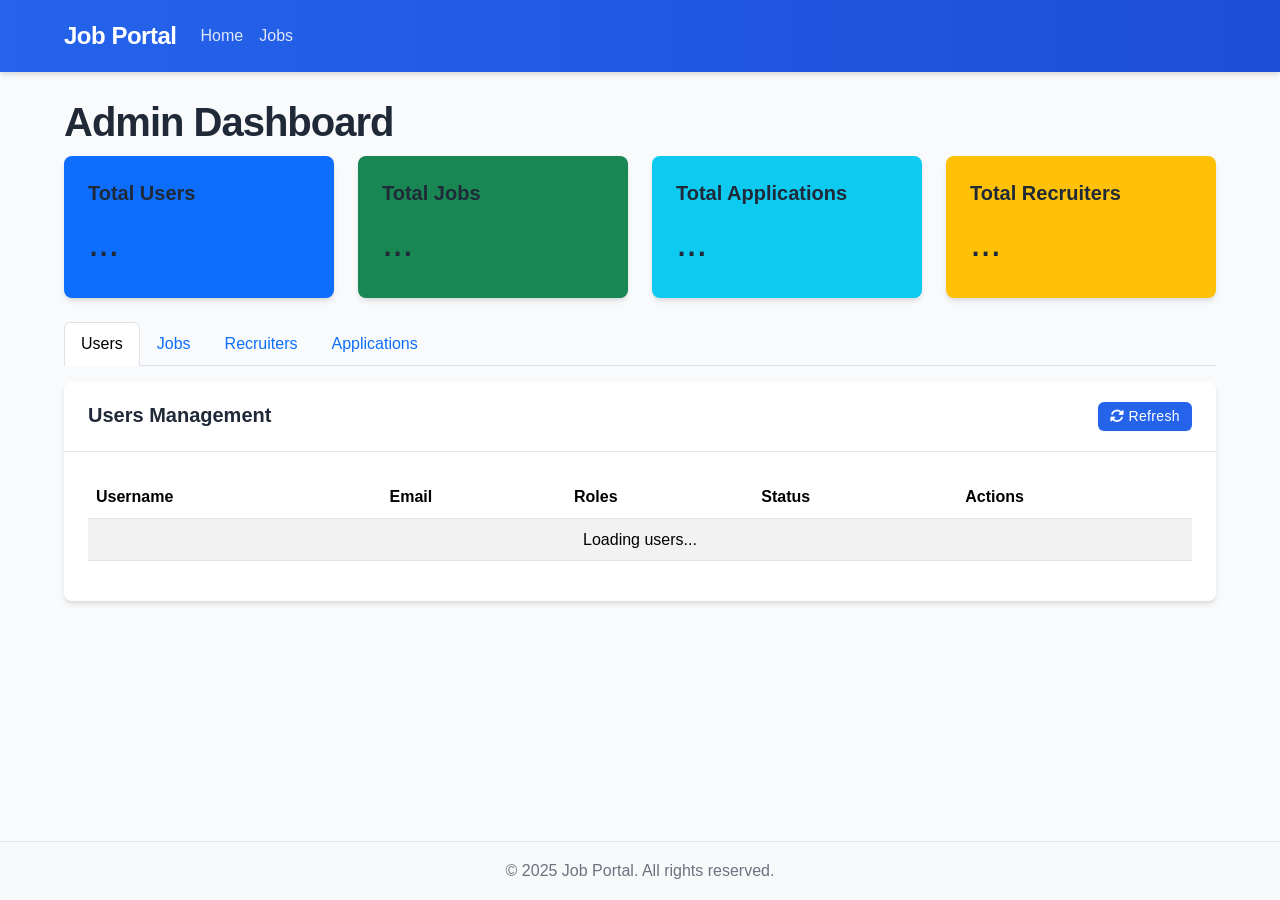
<file: src/main/resources/static/admin.html>
<!DOCTYPE html>
<html lang="en">
<head>
  <meta charset="UTF-8">
  <meta name="viewport" content="width=device-width, initial-scale=1.0">
  <title>Admin Dashboard - Job Portal</title>
  <!-- Bootstrap CSS -->
  <link href="https://cdn.jsdelivr.net/npm/bootstrap@5.3.0/dist/css/bootstrap.min.css" rel="stylesheet">
  <!-- Custom CSS -->
  <link rel="stylesheet" href="css/styles.css">
  <!-- Font Awesome -->
  <link rel="stylesheet" href="https://cdnjs.cloudflare.com/ajax/libs/font-awesome/6.4.0/css/all.min.css">
</head>
<body>
<!-- Navigation Bar -->
<nav class="navbar navbar-expand-lg navbar-dark bg-primary sticky-top">
  <div class="container">
    <a class="navbar-brand" href="/">Job Portal</a>
    <button class="navbar-toggler" type="button" data-bs-toggle="collapse" data-bs-target="#navbarNav">
      <span class="navbar-toggler-icon"></span>
    </button>
    <div class="collapse navbar-collapse" id="navbarNav">
      <ul class="navbar-nav me-auto">
        <li class="nav-item">
          <a class="nav-link" href="/">Home</a>
        </li>
        <li class="nav-item">
          <a class="nav-link" href="/jobs.html">Jobs</a>
        </li>
        <li class="nav-item authenticated recruiter-only">
          <a class="nav-link" href="/my-jobs.html">My Jobs</a>
        </li>
        <li class="nav-item authenticated admin-only">
          <a class="nav-link active" href="/admin.html">Admin</a>
        </li>
      </ul>
      <ul class="navbar-nav ms-auto">
        <li class="nav-item dropdown authenticated">
          <a class="nav-link dropdown-toggle" href="#" id="userDropdown" role="button" data-bs-toggle="dropdown">
            <span id="username">Admin</span>
          </a>
          <ul class="dropdown-menu dropdown-menu-end">
            <li><a class="dropdown-item" href="/profile.html">Profile</a></li>
            <li><hr class="dropdown-divider"></li>
            <li><a class="dropdown-item" href="#" id="logout">Logout</a></li>
          </ul>
        </li>
      </ul>
    </div>
  </div>
</nav>

<!-- Main Content -->
<div class="container py-4">
  <h1 class="page-header">Admin Dashboard</h1>

  <!-- Stats Cards -->
  <div class="row mb-4" id="stats-container">
    <div class="col-md-3">
      <div class="card bg-primary text-white">
        <div class="card-body">
          <h5 class="card-title">Total Users</h5>
          <h2 class="display-6" id="total-users">...</h2>
        </div>
      </div>
    </div>
    <div class="col-md-3">
      <div class="card bg-success text-white">
        <div class="card-body">
          <h5 class="card-title">Total Jobs</h5>
          <h2 class="display-6" id="total-jobs">...</h2>
        </div>
      </div>
    </div>
    <div class="col-md-3">
      <div class="card bg-info text-white">
        <div class="card-body">
          <h5 class="card-title">Total Applications</h5>
          <h2 class="display-6" id="total-applications">...</h2>
        </div>
      </div>
    </div>
    <div class="col-md-3">
      <div class="card bg-warning text-dark">
        <div class="card-body">
          <h5 class="card-title">Total Recruiters</h5>
          <h2 class="display-6" id="total-recruiters">...</h2>
        </div>
      </div>
    </div>
  </div>

  <!-- Admin Tabs -->
  <ul class="nav nav-tabs" id="adminTabs" role="tablist">
    <li class="nav-item" role="presentation">
      <button class="nav-link active" id="users-tab" data-bs-toggle="tab" data-bs-target="#users-tab-pane" type="button" role="tab">Users</button>
    </li>
    <li class="nav-item" role="presentation">
      <button class="nav-link" id="jobs-tab" data-bs-toggle="tab" data-bs-target="#jobs-tab-pane" type="button" role="tab">Jobs</button>
    </li>
    <li class="nav-item" role="presentation">
      <button class="nav-link" id="recruiters-tab" data-bs-toggle="tab" data-bs-target="#recruiters-tab-pane" type="button" role="tab">Recruiters</button>
    </li>
    <li class="nav-item" role="presentation">
      <button class="nav-link" id="applications-tab" data-bs-toggle="tab" data-bs-target="#applications-tab-pane" type="button" role="tab">Applications</button>
    </li>
  </ul>
  <div class="tab-content" id="adminTabsContent">
    <!-- Users Tab -->
    <div class="tab-pane fade show active" id="users-tab-pane" role="tabpanel" tabindex="0">
      <div class="card mt-3">
        <div class="card-header d-flex justify-content-between">
          <h5 class="mb-0">Users Management</h5>
          <button class="btn btn-sm btn-primary" id="refresh-users"><i class="fas fa-sync-alt"></i> Refresh</button>
        </div>
        <div class="card-body">
          <div class="table-responsive">
            <table class="table table-striped">
              <thead>
              <tr>
                <th>Username</th>
                <th>Email</th>
                <th>Roles</th>
                <th>Status</th>
                <th>Actions</th>
              </tr>
              </thead>
              <tbody id="users-table-body">
              <!-- User data will be populated here -->
              <tr>
                <td colspan="5" class="text-center">Loading users...</td>
              </tr>
              </tbody>
            </table>
          </div>
        </div>
      </div>
    </div>

    <!-- Jobs Tab -->
    <div class="tab-pane fade" id="jobs-tab-pane" role="tabpanel" tabindex="0">
      <div class="card mt-3">
        <div class="card-header d-flex justify-content-between">
          <h5 class="mb-0">Jobs Management</h5>
          <button class="btn btn-sm btn-primary" id="refresh-jobs"><i class="fas fa-sync-alt"></i> Refresh</button>
        </div>
        <div class="card-body">
          <div class="table-responsive">
            <table class="table table-striped">
              <thead>
              <tr>
                <th>Title</th>
                <th>Company</th>
                <th>Location</th>
                <th>Posted Date</th>
                <th>Status</th>
                <th>Actions</th>
              </tr>
              </thead>
              <tbody id="jobs-table-body">
              <!-- Jobs data will be populated here -->
              <tr>
                <td colspan="6" class="text-center">Loading jobs...</td>
              </tr>
              </tbody>
            </table>
          </div>
        </div>
      </div>
    </div>

    <!-- Recruiters Tab -->
    <div class="tab-pane fade" id="recruiters-tab-pane" role="tabpanel" tabindex="0">
      <div class="card mt-3">
        <div class="card-header d-flex justify-content-between">
          <h5 class="mb-0">Recruiters Management</h5>
          <button class="btn btn-sm btn-primary" id="refresh-recruiters"><i class="fas fa-sync-alt"></i> Refresh</button>
        </div>
        <div class="card-body">
          <div class="table-responsive">
            <table class="table table-striped">
              <thead>
              <tr>
                <th>Name</th>
                <th>Email</th>
                <th>Company</th>
                <th>Position</th>
                <th>Actions</th>
              </tr>
              </thead>
              <tbody id="recruiters-table-body">
              <!-- Recruiters data will be populated here -->
              <tr>
                <td colspan="5" class="text-center">Loading recruiters...</td>
              </tr>
              </tbody>
            </table>
          </div>
        </div>
      </div>
    </div>

    <!-- Applications Tab -->
    <div class="tab-pane fade" id="applications-tab-pane" role="tabpanel" tabindex="0">
      <div class="card mt-3">
        <div class="card-header d-flex justify-content-between">
          <h5 class="mb-0">Applications Management</h5>
          <button class="btn btn-sm btn-primary" id="refresh-applications"><i class="fas fa-sync-alt"></i> Refresh</button>
        </div>
        <div class="card-body">
          <div class="table-responsive">
            <table class="table table-striped">
              <thead>
              <tr>
                <th>Candidate</th>
                <th>Job Title</th>
                <th>Company</th>
                <th>Applied Date</th>
                <th>Status</th>
                <th>Actions</th>
              </tr>
              </thead>
              <tbody id="applications-table-body">
              <!-- Applications data will be populated here -->
              <tr>
                <td colspan="6" class="text-center">Loading applications...</td>
              </tr>
              </tbody>
            </table>
          </div>
        </div>
      </div>
    </div>
  </div>
</div>

<!-- Status Toggle Modal -->
<div class="modal fade" id="toggleStatusModal" tabindex="-1" aria-hidden="true">
  <div class="modal-dialog">
    <div class="modal-content">
      <div class="modal-header">
        <h5 class="modal-title" id="toggleStatusModalTitle">Change Status</h5>
        <button type="button" class="btn-close" data-bs-dismiss="modal" aria-label="Close"></button>
      </div>
      <div class="modal-body">
        <p id="toggleStatusModalBody">Are you sure you want to change the status?</p>
      </div>
      <div class="modal-footer">
        <button type="button" class="btn btn-secondary" data-bs-dismiss="modal">Cancel</button>
        <button type="button" class="btn btn-primary" id="confirmToggleStatus">Confirm</button>
      </div>
    </div>
  </div>
</div>

<!-- Footer -->
<footer class="footer bg-light mt-5 py-3">
  <div class="container text-center">
    <span class="text-muted">© 2025 Job Portal. All rights reserved.</span>
  </div>
</footer>

<!-- Bootstrap Bundle with Popper -->
<script src="https://cdn.jsdelivr.net/npm/bootstrap@5.3.0/dist/js/bootstrap.bundle.min.js"></script>
<!-- Auth Service -->
<script src="js/auth.js"></script>
<!-- Main JS -->
<script src="js/main.js"></script>
<!-- Admin JS -->
<script src="js/admin.js"></script>
</body>
</html>
</file>
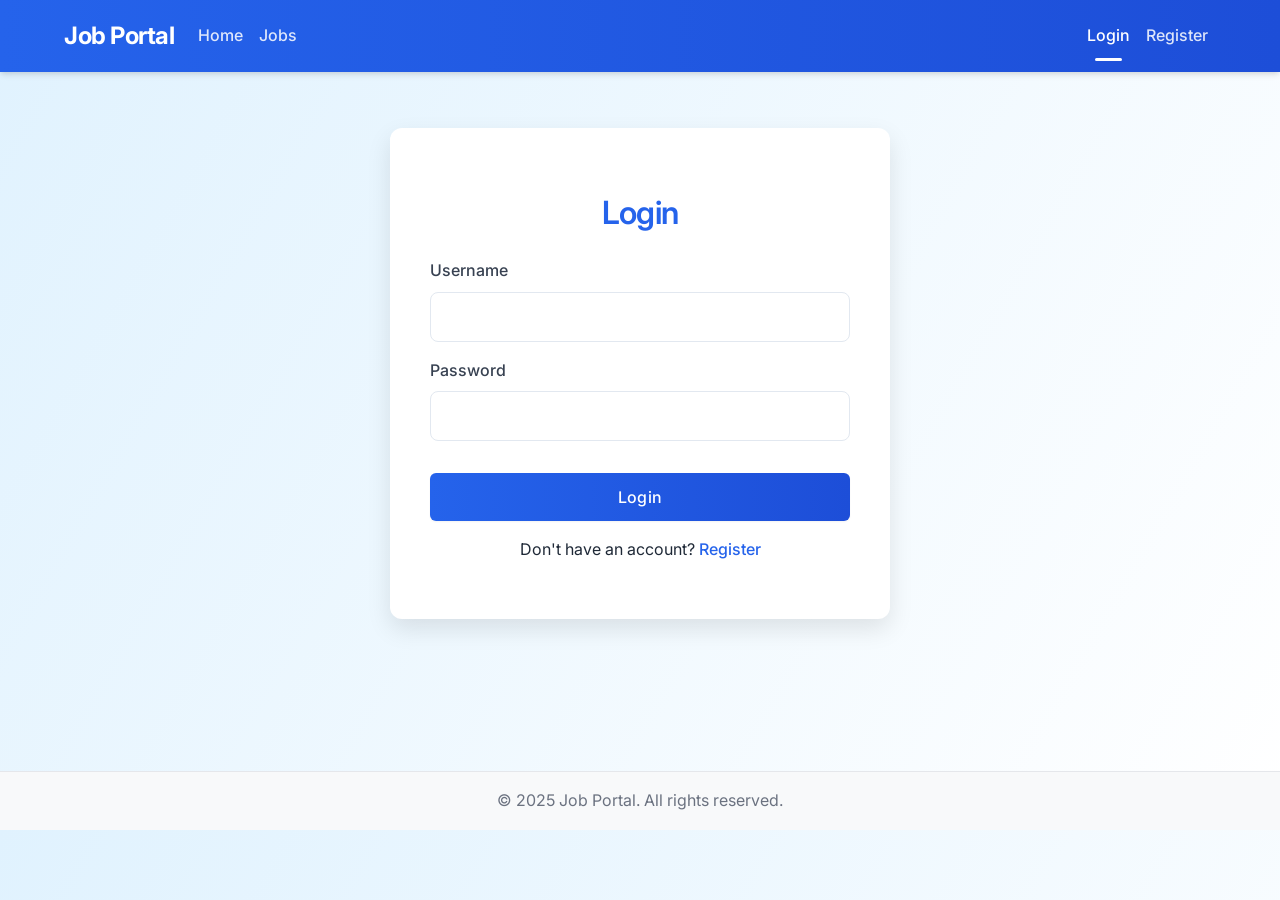
<file: src/main/resources/static/login.html>
<!DOCTYPE html>
<html lang="en">
<head>
  <meta charset="UTF-8">
  <meta name="viewport" content="width=device-width, initial-scale=1.0">
  <title>Login - Job Portal</title>
  <!-- Bootstrap CSS -->
  <link href="https://cdn.jsdelivr.net/npm/bootstrap@5.3.0/dist/css/bootstrap.min.css" rel="stylesheet">
  <!-- Font Awesome -->
  <link rel="stylesheet" href="https://cdnjs.cloudflare.com/ajax/libs/font-awesome/6.4.0/css/all.min.css">
  <!-- Google Fonts -->
  <link href="https://fonts.googleapis.com/css2?family=Inter:wght@300;400;500;600;700&display=swap" rel="stylesheet">
  <!-- Custom CSS -->
  <link rel="stylesheet" href="css/styles.css">
</head>
<body class="auth-page">
<!-- Navigation Bar -->
<nav class="navbar navbar-expand-lg navbar-dark sticky-top">
  <div class="container">
    <a class="navbar-brand" href="/">Job Portal</a>
    <button class="navbar-toggler" type="button" data-bs-toggle="collapse" data-bs-target="#navbarNav">
      <span class="navbar-toggler-icon"></span>
    </button>
    <div class="collapse navbar-collapse" id="navbarNav">
      <ul class="navbar-nav me-auto">
        <li class="nav-item">
          <a class="nav-link" href="/">Home</a>
        </li>
        <li class="nav-item">
          <a class="nav-link" href="/jobs.html">Jobs</a>
        </li>
      </ul>
      <ul class="navbar-nav ms-auto">
        <li class="nav-item">
          <a class="nav-link active" href="/login.html">Login</a>
        </li>
        <li class="nav-item">
          <a class="nav-link" href="/register.html">Register</a>
        </li>
      </ul>
    </div>
  </div>
</nav>

<!-- Main Content -->
<div class="container py-4">
  <div class="row justify-content-center">
    <div class="col-md-6">
      <div id="error-container"></div>
      <div id="success-container"></div>

      <div class="form-container">
        <h2 class="text-center mb-4">Login</h2>

        <form id="login-form">
          <div class="mb-3">
            <label for="username" class="form-label">Username</label>
            <input type="text" class="form-control" id="username" required>
          </div>

          <div class="mb-3">
            <label for="password" class="form-label">Password</label>
            <input type="password" class="form-control" id="password" required>
          </div>

          <div class="d-grid gap-2">
            <button type="submit" class="btn btn-primary">Login</button>
          </div>

          <div class="text-center mt-3">
            <p>Don't have an account? <a href="/register.html">Register</a></p>
          </div>
        </form>
      </div>
    </div>
  </div>
</div>

<!-- Footer -->
<footer class="footer bg-light py-3">
  <div class="container text-center">
    <span class="text-muted">© 2025 Job Portal. All rights reserved.</span>
  </div>
</footer>

<!-- Bootstrap Bundle with Popper -->
<script src="https://cdn.jsdelivr.net/npm/bootstrap@5.3.0/dist/js/bootstrap.bundle.min.js"></script>
<!-- Auth Service -->
<script src="js/auth.js"></script>
<!-- Main JS -->
<script src="js/main.js"></script>
</body>
</html>
</file>
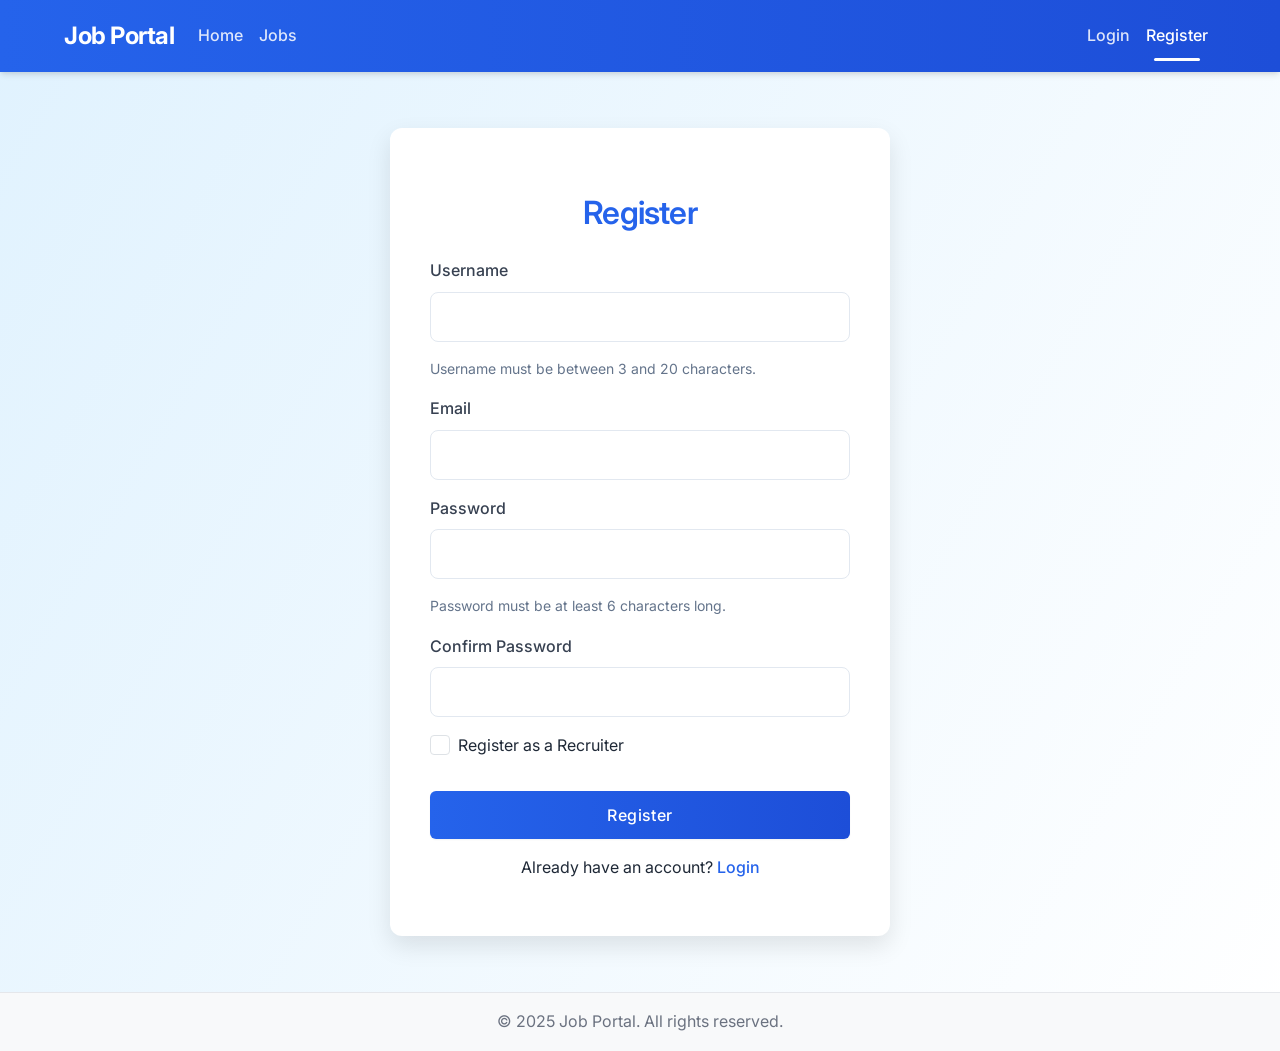
<file: src/main/resources/static/register.html>
<!DOCTYPE html>
<html lang="en">
<head>
  <meta charset="UTF-8">
  <meta name="viewport" content="width=device-width, initial-scale=1.0">
  <title>Register - Job Portal</title>
  <!-- Bootstrap CSS -->
  <link href="https://cdn.jsdelivr.net/npm/bootstrap@5.3.0/dist/css/bootstrap.min.css" rel="stylesheet">
  <!-- Font Awesome -->
  <link rel="stylesheet" href="https://cdnjs.cloudflare.com/ajax/libs/font-awesome/6.4.0/css/all.min.css">
  <!-- Google Fonts -->
  <link href="https://fonts.googleapis.com/css2?family=Inter:wght@300;400;500;600;700&display=swap" rel="stylesheet">
  <!-- Custom CSS -->
  <link rel="stylesheet" href="css/styles.css">
</head>
<body class="auth-page">
<!-- Navigation Bar -->
<nav class="navbar navbar-expand-lg navbar-dark sticky-top">
  <div class="container">
    <a class="navbar-brand" href="/">Job Portal</a>
    <button class="navbar-toggler" type="button" data-bs-toggle="collapse" data-bs-target="#navbarNav">
      <span class="navbar-toggler-icon"></span>
    </button>
    <div class="collapse navbar-collapse" id="navbarNav">
      <ul class="navbar-nav me-auto">
        <li class="nav-item">
          <a class="nav-link" href="/">Home</a>
        </li>
        <li class="nav-item">
          <a class="nav-link" href="/jobs.html">Jobs</a>
        </li>
      </ul>
      <ul class="navbar-nav ms-auto">
        <li class="nav-item">
          <a class="nav-link" href="/login.html">Login</a>
        </li>
        <li class="nav-item">
          <a class="nav-link active" href="/register.html">Register</a>
        </li>
      </ul>
    </div>
  </div>
</nav>

<!-- Main Content -->
<div class="container py-4">
  <div class="row justify-content-center">
    <div class="col-md-6">
      <div id="error-container"></div>

      <div class="form-container">
        <h2 class="text-center mb-4">Register</h2>

        <form id="register-form">
          <div class="mb-3">
            <label for="username" class="form-label">Username</label>
            <input type="text" class="form-control" id="username" required minlength="3" maxlength="20">
            <div class="form-text">Username must be between 3 and 20 characters.</div>
          </div>

          <div class="mb-3">
            <label for="email" class="form-label">Email</label>
            <input type="email" class="form-control" id="email" required>
          </div>

          <div class="mb-3">
            <label for="password" class="form-label">Password</label>
            <input type="password" class="form-control" id="password" required minlength="6">
            <div class="form-text">Password must be at least 6 characters long.</div>
          </div>

          <div class="mb-3">
            <label for="confirm-password" class="form-label">Confirm Password</label>
            <input type="password" class="form-control" id="confirm-password" required>
          </div>

          <div class="mb-3 form-check">
            <input type="checkbox" class="form-check-input" id="is-recruiter">
            <label class="form-check-label" for="is-recruiter">Register as a Recruiter</label>
          </div>

          <!-- Recruiter fields - will be shown/hidden with JavaScript -->
          <div id="recruiter-fields" style="display: none;">
            <div class="mb-3">
              <label for="company" class="form-label">Company Name *</label>
              <input type="text" class="form-control" id="company">
            </div>
            <div class="mb-3">
              <label for="phone" class="form-label">Phone Number</label>
              <input type="tel" class="form-control" id="phone">
            </div>
          </div>

          <div class="d-grid gap-2">
            <button type="submit" class="btn btn-primary">Register</button>
          </div>

          <div class="text-center mt-3">
            <p>Already have an account? <a href="/login.html">Login</a></p>
          </div>
        </form>
      </div>
    </div>
  </div>
</div>

<!-- Footer -->
<footer class="footer bg-light py-3">
  <div class="container text-center">
    <span class="text-muted">© 2025 Job Portal. All rights reserved.</span>
  </div>
</footer>

<!-- Bootstrap Bundle with Popper -->
<script src="https://cdn.jsdelivr.net/npm/bootstrap@5.3.0/dist/js/bootstrap.bundle.min.js"></script>
<!-- Auth Service -->
<script src="js/auth.js"></script>
<!-- Main JS -->
<script src="js/main.js"></script>

<!-- Script to toggle recruiter fields -->
<script>
  document.addEventListener('DOMContentLoaded', function() {
    const recruiterCheckbox = document.getElementById('is-recruiter');
    const recruiterFields = document.getElementById('recruiter-fields');
    const companyField = document.getElementById('company');

    recruiterCheckbox.addEventListener('change', function() {
      recruiterFields.style.display = this.checked ? 'block' : 'none';
      companyField.required = this.checked;
    });
  });
</script>
</body>
</html>
</file>
<file: src/main/resources/static/css/styles.css>
/* Complete Enhanced styles.css for Job Portal */

:root {
    /* Color palette */
    --primary-color: #2563eb;
    --primary-dark: #1d4ed8;
    --primary-light: #3b82f6;
    --primary-very-light: #dbeafe;
    --secondary-color: #10b981;
    --secondary-dark: #059669;
    --secondary-light: #34d399;
    --secondary-very-light: #d1fae5;
    --neutral-50: #f9fafb;
    --neutral-100: #f3f4f6;
    --neutral-200: #e5e7eb;
    --neutral-300: #d1d5db;
    --neutral-400: #9ca3af;
    --neutral-500: #6b7280;
    --neutral-600: #4b5563;
    --neutral-700: #374151;
    --neutral-800: #1f2937;
    --neutral-900: #111827;
    --danger-color: #ef4444;
    --warning-color: #f59e0b;
    --info-color: #3b82f6;
    --success-color: #10b981;

    /* Typography */
    --font-family-sans: 'Inter', -apple-system, BlinkMacSystemFont, 'Segoe UI', Roboto, Oxygen, Ubuntu, Cantarell, 'Open Sans', 'Helvetica Neue', sans-serif;
    --font-family-heading: var(--font-family-sans);

    /* Spacing */
    --spacing-xs: 0.25rem;
    --spacing-sm: 0.5rem;
    --spacing-md: 1rem;
    --spacing-lg: 1.5rem;
    --spacing-xl: 2rem;
    --spacing-2xl: 3rem;

    /* Shadows */
    --shadow-sm: 0 1px 2px 0 rgba(0, 0, 0, 0.05);
    --shadow-md: 0 4px 6px -1px rgba(0, 0, 0, 0.1), 0 2px 4px -1px rgba(0, 0, 0, 0.06);
    --shadow-lg: 0 10px 15px -3px rgba(0, 0, 0, 0.1), 0 4px 6px -2px rgba(0, 0, 0, 0.05);
    --shadow-xl: 0 20px 25px -5px rgba(0, 0, 0, 0.1), 0 10px 10px -5px rgba(0, 0, 0, 0.04);

    /* Border radius */
    --border-radius-sm: 0.25rem;
    --border-radius-md: 0.375rem;
    --border-radius-lg: 0.5rem;
    --border-radius-xl: 1rem;
    --border-radius-full: 9999px;

    /* Transitions */
    --transition-fast: 150ms;
    --transition-normal: 300ms;
    --transition-slow: 500ms;
}

/* Base styles */
body {
    font-family: var(--font-family-sans);
    color: var(--neutral-800);
    min-height: 100vh;
    display: flex;
    flex-direction: column;
    background-color: var(--neutral-50);
    line-height: 1.6;
    overflow-x: hidden;
    position: relative;
}

/* Typography enhancements */
h1, h2, h3, h4, h5, h6 {
    font-family: var(--font-family-heading);
    font-weight: 600;
    line-height: 1.3;
    color: var(--neutral-800);
    margin-top: 0;
}

h1 {
    font-size: 2.5rem;
    letter-spacing: -0.025em;
}

h2 {
    font-size: 2rem;
    letter-spacing: -0.025em;
    margin-bottom: 0.5rem;
}

h3 {
    font-size: 1.5rem;
}

h4 {
    font-size: 1.25rem;
}

p {
    margin-top: 0;
    margin-bottom: 1rem;
}

a {
    color: var(--primary-color);
    text-decoration: none;
    transition: color var(--transition-fast);
}

a:hover {
    color: var(--primary-dark);
}

.text-muted {
    color: var(--neutral-500) !important;
}

/* Container adjustments */
.container {
    max-width: 1200px;
    padding: 0 1.5rem;
    margin: 0 auto;
    flex: 1 0 auto;
}

.section-header {
    margin-bottom: 2.5rem;
}

.section-header h2 {
    position: relative;
    display: inline-block;
    margin-bottom: 1rem;
}

.section-header h2:after {
    content: "";
    position: absolute;
    left: 50%;
    bottom: -0.5rem;
    width: 50px;
    height: 3px;
    background-color: var(--primary-color);
    transform: translateX(-50%);
    border-radius: var(--border-radius-full);
}

/* Enhanced navigation */
.navbar {
    box-shadow: var(--shadow-md);
    padding: 0.75rem 0;
    position: sticky;
    top: 0;
    z-index: 1000;
}

.navbar-brand {
    font-weight: 700;
    font-size: 1.5rem;
    letter-spacing: -0.02em;
    color: white;
}

.navbar-dark {
    background: linear-gradient(to right, var(--primary-color), var(--primary-dark));
}

.navbar-nav .nav-link {
    font-weight: 500;
    padding: 0.5rem 1rem;
    position: relative;
    transition: color var(--transition-fast);
    color: rgba(255, 255, 255, 0.85);
}

.navbar-nav .nav-link:hover,
.navbar-nav .nav-link.active {
    color: white;
}

.navbar-nav .nav-link.active::after {
    content: "";
    position: absolute;
    bottom: -0.25rem;
    left: 1rem;
    right: 1rem;
    height: 3px;
    background-color: white;
    border-radius: var(--border-radius-full);
}

.dropdown-menu {
    border: none;
    box-shadow: var(--shadow-lg);
    border-radius: var(--border-radius-md);
    padding: 0.5rem;
}

.dropdown-item {
    border-radius: var(--border-radius-sm);
    padding: 0.5rem 1rem;
    font-weight: 500;
}

.dropdown-item:hover {
    background-color: var(--primary-very-light);
    color: var(--primary-color);
}

/* Button enhancements */
.btn {
    padding: 0.5rem 1.25rem;
    font-weight: 500;
    letter-spacing: 0.025em;
    transition: all var(--transition-fast);
    border-radius: var(--border-radius-md);
    box-shadow: var(--shadow-sm);
    border: none;
}

.btn-lg {
    padding: 0.75rem 1.75rem;
    font-size: 1.1rem;
}

.btn-sm {
    padding: 0.25rem 0.75rem;
    font-size: 0.875rem;
}

.btn-primary {
    background-color: var(--primary-color);
    color: white;
}

.btn-primary:hover, .btn-primary:focus {
    background-color: var(--primary-dark);
    transform: translateY(-2px);
    box-shadow: var(--shadow-md);
}

.btn-primary:active {
    transform: translateY(0);
}

.btn-outline-primary {
    color: var(--primary-color);
    border: 1px solid var(--primary-color);
    background-color: transparent;
}

.btn-outline-primary:hover, .btn-outline-primary:focus {
    background-color: var(--primary-very-light);
    color: var(--primary-dark);
    border-color: var(--primary-dark);
}

.btn-secondary {
    background-color: var(--secondary-color);
    color: white;
}

.btn-secondary:hover, .btn-secondary:focus {
    background-color: var(--secondary-dark);
    transform: translateY(-2px);
    box-shadow: var(--shadow-md);
}

.btn-outline-secondary {
    color: var(--neutral-700);
    border: 1px solid var(--neutral-300);
    background-color: transparent;
}

.btn-outline-secondary:hover, .btn-outline-secondary:focus {
    background-color: var(--neutral-100);
    color: var(--neutral-800);
    border-color: var(--neutral-400);
}

/* Enhanced cards */
.card {
    border: none;
    box-shadow: var(--shadow-md);
    border-radius: var(--border-radius-lg);
    overflow: hidden;
    transition: transform var(--transition-normal), box-shadow var(--transition-normal);
    background-color: white;
    height: 100%;
}

.card:hover {
    transform: translateY(-5px);
    box-shadow: var(--shadow-lg);
}

.card-header {
    background-color: white;
    border-bottom: 1px solid var(--neutral-200);
    padding: 1.25rem 1.5rem;
    font-weight: 600;
}

.card-footer {
    background-color: white;
    border-top: 1px solid var(--neutral-200);
    padding: 1.25rem 1.5rem;
}

.card-body {
    padding: 1.5rem;
}

.card-title {
    font-weight: 600;
    margin-bottom: 0.75rem;
    color: var(--neutral-800);
}

.card-subtitle {
    color: var(--neutral-600);
    font-weight: 500;
    margin-bottom: 1rem;
}

/* Job card specific */
.job-card {
    border-left: 4px solid var(--primary-color);
    transition: all var(--transition-normal);
}

.job-card:hover {
    border-left-color: var(--secondary-color);
}

.job-card .card-title {
    font-size: 1.25rem;
    color: var(--primary-color);
}

.job-card .card-body {
    display: flex;
    flex-direction: column;
}

.job-card .card-text {
    margin-bottom: 0.5rem;
}

.job-card .card-text i {
    width: 20px;
    color: var(--neutral-500);
    text-align: center;
    margin-right: 0.5rem;
}

.job-card .badge {
    font-weight: 500;
    letter-spacing: 0.025em;
    text-transform: uppercase;
    font-size: 0.75rem;
    padding: 0.4em 0.75em;
}

.job-card .card-footer {
    margin-top: auto;
}

/* Auth pages styling */
.auth-page {
    background: linear-gradient(120deg, #e0f2fe 0%, #ffffff 100%);
    min-height: calc(100vh - 70px); /* Account for the navbar */
}

.form-container {
    width: 100%;
    max-width: 500px;
    padding: 2.5rem;
    margin: 2rem auto;
    border-radius: 12px;
    box-shadow: 0 10px 25px rgba(0, 0, 0, 0.1);
    background-color: white;
}

.form-container h2 {
    font-size: 2rem;
    margin-bottom: 1.5rem;
    color: var(--primary-color);
    font-weight: 600;
}

.form-container .form-label {
    font-weight: 500;
    font-size: 1rem;
    margin-bottom: 0.5rem;
}

.form-container .form-control {
    padding: 0.75rem 1rem;
    font-size: 1rem;
    border-radius: 8px;
    border: 1px solid #e2e8f0;
    margin-bottom: 1rem;
    width: 100%;
    transition: all 0.3s ease;
}

.form-container .form-control:focus {
    border-color: var(--primary-color);
    box-shadow: 0 0 0 3px rgba(37, 99, 235, 0.1);
}

.form-container .form-text {
    font-size: 0.875rem;
    color: #64748b;
    margin-bottom: 1rem;
}

.form-container .form-check {
    margin-bottom: 1.5rem;
}

.form-container .btn {
    width: 100%;
    padding: 0.75rem 1.5rem;
    font-size: 1rem;
    font-weight: 500;
    margin-top: 1rem;
    transition: all 0.3s ease;
}

.form-container .btn-primary {
    background: linear-gradient(to right, var(--primary-color), var(--primary-dark));
    border: none;
}

.form-container .btn-primary:hover {
    transform: translateY(-2px);
    box-shadow: 0 4px 12px rgba(37, 99, 235, 0.15);
}

.form-container .text-center {
    margin-top: 1.5rem;
}

.form-container a {
    color: var(--primary-color);
    font-weight: 500;
    transition: color 0.2s ease;
}

.form-container a:hover {
    color: var(--primary-dark);
    text-decoration: underline;
}

/* Forms enhancements */
.form-label {
    font-weight: 500;
    margin-bottom: 0.5rem;
    color: var(--neutral-700);
}

.form-control, .form-select {
    border: 1px solid var(--neutral-300);
    border-radius: var(--border-radius-md);
    padding: 0.625rem 1rem;
    font-size: 1rem;
    transition: all var(--transition-fast);
}

.form-control:focus, .form-select:focus {
    border-color: var(--primary-color);
    box-shadow: 0 0 0 3px rgba(37, 99, 235, 0.1);
}

.form-control::placeholder {
    color: var(--neutral-400);
}

.form-check-input {
    width: 1.25rem;
    height: 1.25rem;
    margin-top: 0.125rem;
}

.form-check-input:checked {
    background-color: var(--primary-color);
    border-color: var(--primary-color);
}

.form-check-label {
    padding-left: 0.25rem;
}

.form-switch .form-check-input {
    width: 2.5rem;
    height: 1.25rem;
}

/* Alert styles */
.alert {
    border: none;
    border-radius: var(--border-radius-md);
    padding: 1rem 1.25rem;
    box-shadow: var(--shadow-sm);
    margin-bottom: 1.5rem;
}

.alert-info {
    background-color: var(--primary-very-light);
    color: var(--primary-dark);
}

.alert-success {
    background-color: var(--secondary-very-light);
    color: var(--secondary-dark);
}

.alert-danger {
    background-color: rgba(239, 68, 68, 0.1);
    color: var(--danger-color);
}

.alert-warning {
    background-color: rgba(245, 158, 11, 0.1);
    color: var(--warning-color);
}

/* Loading spinner */
.loading-spinner {
    display: flex;
    justify-content: center;
    align-items: center;
    height: 200px;
    flex-direction: column;
}

.spinner-border {
    width: 3rem;
    height: 3rem;
    color: var(--primary-color);
}

/* Footer */
.footer {
    background-color: white;
    border-top: 1px solid var(--neutral-200);
    padding: 3rem 0 1.5rem;
    margin-top: auto;
    color: var(--neutral-600);
}

.footer h5 {
    font-weight: 600;
    margin-bottom: 1.25rem;
    color: var(--neutral-800);
}

.footer-links {
    list-style: none;
    padding: 0;
    margin: 0;
}

.footer-links li {
    margin-bottom: 0.75rem;
}

.footer-links a {
    color: var(--neutral-600);
    transition: color var(--transition-fast);
}

.footer-links a:hover {
    color: var(--primary-color);
    text-decoration: none;
}

.social-icons a {
    display: inline-flex;
    align-items: center;
    justify-content: center;
    width: 36px;
    height: 36px;
    background-color: var(--neutral-100);
    color: var(--primary-color);
    border-radius: var(--border-radius-full);
    transition: all var(--transition-fast);
}

.social-icons a:hover {
    background-color: var(--primary-color);
    color: white;
    transform: translateY(-3px);
}

/* Hero section */
.hero-section {
    padding: 5rem 0;
    background: linear-gradient(135deg, var(--primary-very-light) 0%, white 70%);
    position: relative;
    overflow: hidden;
}

.hero-section h1 {
    font-size: 3.5rem;
    font-weight: 700;
    margin-bottom: 1.5rem;
    line-height: 1.2;
    background: linear-gradient(to right, var(--primary-color), var(--secondary-color));
    -webkit-background-clip: text;
    background-clip: text;
    color: transparent;
}

.hero-section .lead {
    font-size: 1.25rem;
    color: var(--neutral-700);
    margin-bottom: 2rem;
    max-width: 550px;
}

.hero-buttons {
    margin-bottom: 2.5rem;
}

.hero-image {
    position: relative;
    border-radius: var(--border-radius-xl);
    overflow: hidden;
    box-shadow: var(--shadow-xl);
}

.hero-image img {
    width: 100%;
    height: auto;
    object-fit: cover;
}

.hero-image::after {
    content: "";
    position: absolute;
    top: 0;
    left: 0;
    right: 0;
    bottom: 0;
    background: linear-gradient(135deg, rgba(37, 99, 235, 0.1), rgba(16, 185, 129, 0.1));
    z-index: 1;
}

.hero-stats {
    display: flex;
    gap: 2rem;
}

.stat-item {
    display: flex;
    flex-direction: column;
}

.stat-number {
    font-size: 1.75rem;
    font-weight: 700;
    color: var(--primary-color);
}

.stat-label {
    font-size: 0.875rem;
    color: var(--neutral-600);
}

/* Featured jobs section */
.featured-jobs {
    padding: 5rem 0;
}

.job-skills {
    display: flex;
    flex-wrap: wrap;
    gap: 0.5rem;
    margin-top: auto;
}

.job-tag {
    display: inline-block;
    background-color: var(--primary-very-light);
    color: var(--primary-color);
    font-size: 0.75rem;
    font-weight: 500;
    padding: 0.35em 0.75em;
    border-radius: var(--border-radius-full);
}

/* Features section */
.features-section {
    padding: 5rem 0;
}

.feature-icon {
    display: flex;
    align-items: center;
    justify-content: center;
    width: 80px;
    height: 80px;
    background-color: var(--primary-very-light);
    color: var(--primary-color);
    font-size: 2rem;
    border-radius: var(--border-radius-full);
    margin: 0 auto 1.5rem;
    transition: all var(--transition-normal);
}

.feature-card:hover .feature-icon {
    transform: scale(1.1);
    background-color: var(--primary-color);
    color: white;
    box-shadow: 0 0 0 8px var(--primary-very-light);
}

.feature-card h3 {
    margin-bottom: 1rem;
    font-weight: 600;
}

/* Categories section */
.categories-section {
    padding: 5rem 0;
}

.category-card {
    text-decoration: none;
    display: block;
    color: inherit;
}

.category-icon {
    display: flex;
    align-items: center;
    justify-content: center;
    width: 64px;
    height: 64px;
    background-color: var(--primary-very-light);
    color: var(--primary-color);
    font-size: 1.5rem;
    border-radius: var(--border-radius-full);
    margin: 0 auto 1rem;
    transition: all var(--transition-normal);
}

.category-card:hover .card {
    transform: translateY(-5px);
}

.category-card:hover .category-icon {
    background-color: var(--primary-color);
    color: white;
}

.category-card h4 {
    font-size: 1.125rem;
    margin-bottom: 0.5rem;
}

.job-count {
    font-size: 0.875rem;
    color: var(--neutral-500);
}

/* CTA section */
.cta-section {
    background-color: var(--primary-very-light);
}

.cta-container {
    max-width: 800px;
    margin: 0 auto;
    padding: 4rem 2rem;
    border-radius: var(--border-radius-xl);
    position: relative;
    overflow: hidden;
}

.cta-container::before {
    content: "";
    position: absolute;
    width: 300px;
    height: 300px;
    background: radial-gradient(circle, var(--primary-color) 0%, transparent 70%);
    opacity: 0.05;
    border-radius: 50%;
    top: -150px;
    left: -150px;
}

.cta-container::after {
    content: "";
    position: absolute;
    width: 300px;
    height: 300px;
    background: radial-gradient(circle, var(--secondary-color) 0%, transparent 70%);
    opacity: 0.05;
    border-radius: 50%;
    bottom: -150px;
    right: -150px;
}

.cta-container h2 {
    margin-bottom: 1rem;
    color: var(--neutral-900);
}

.cta-container .lead {
    color: var(--neutral-700);
    margin-bottom: 2rem;
    max-width: 600px;
    margin-left: auto;
    margin-right: auto;
}

/* Animations */
.animated-element {
    opacity: 0;
    animation: fadeInUp 0.8s ease forwards;
}

.delay-1 {
    animation-delay: 0.2s;
}

.delay-2 {
    animation-delay: 0.4s;
}

.delay-3 {
    animation-delay: 0.6s;
}

@keyframes fadeInUp {
    from {
        opacity: 0;
        transform: translateY(20px);
    }
    to {
        opacity: 1;
        transform: translateY(0);
    }
}

/* Helpers */
.rounded-4 {
    border-radius: 1rem !important;
}

.bg-light-gradient {
    background: linear-gradient(135deg, var(--neutral-50) 0%, white 100%);
}

/* Responsive adjustments */
@media (max-width: 991.98px) {
    .hero-section {
        padding: 3rem 0;
    }

    .hero-section h1 {
        font-size: 2.5rem;
    }

    .hero-section .lead {
        font-size: 1.125rem;
    }

    .hero-buttons .btn {
        display: block;
        width: 100%;
        margin-bottom: 1rem;
    }

    .hero-buttons .btn:last-child {
        margin-bottom: 0;
    }

    .hero-content {
        text-align: center;
        margin-bottom: 2rem;
    }

    .hero-stats {
        justify-content: center;
    }

    .features-section,
    .categories-section,
    .featured-jobs {
        padding: 3rem 0;
    }
}

@media (max-width: 767.98px) {
    .container {
        padding-left: 1rem;
        padding-right: 1rem;
    }

    h1 {
        font-size: 2rem;
    }

    .form-container {
        padding: 1.5rem;
        margin: 1rem auto;
    }

    .navbar-brand {
        font-size: 1.25rem;
    }

    .hero-section h1 {
        font-size: 2.25rem;
    }

    .hero-stats {
        flex-direction: column;
        gap: 1rem;
        align-items: center;
    }

    .cta-container {
        padding: 2rem 1rem;
    }

    .footer {
        padding-top: 2rem;
    }
}

/* Fix hiding classes */
.admin-only, .recruiter-only, .user-only {
    display: none;
}

/* Hide authenticated elements initially */
.authenticated {
    display: none;
}

/* Show unauthenticated elements initially */
.unauthenticated {
    display: block;
}
</file>
